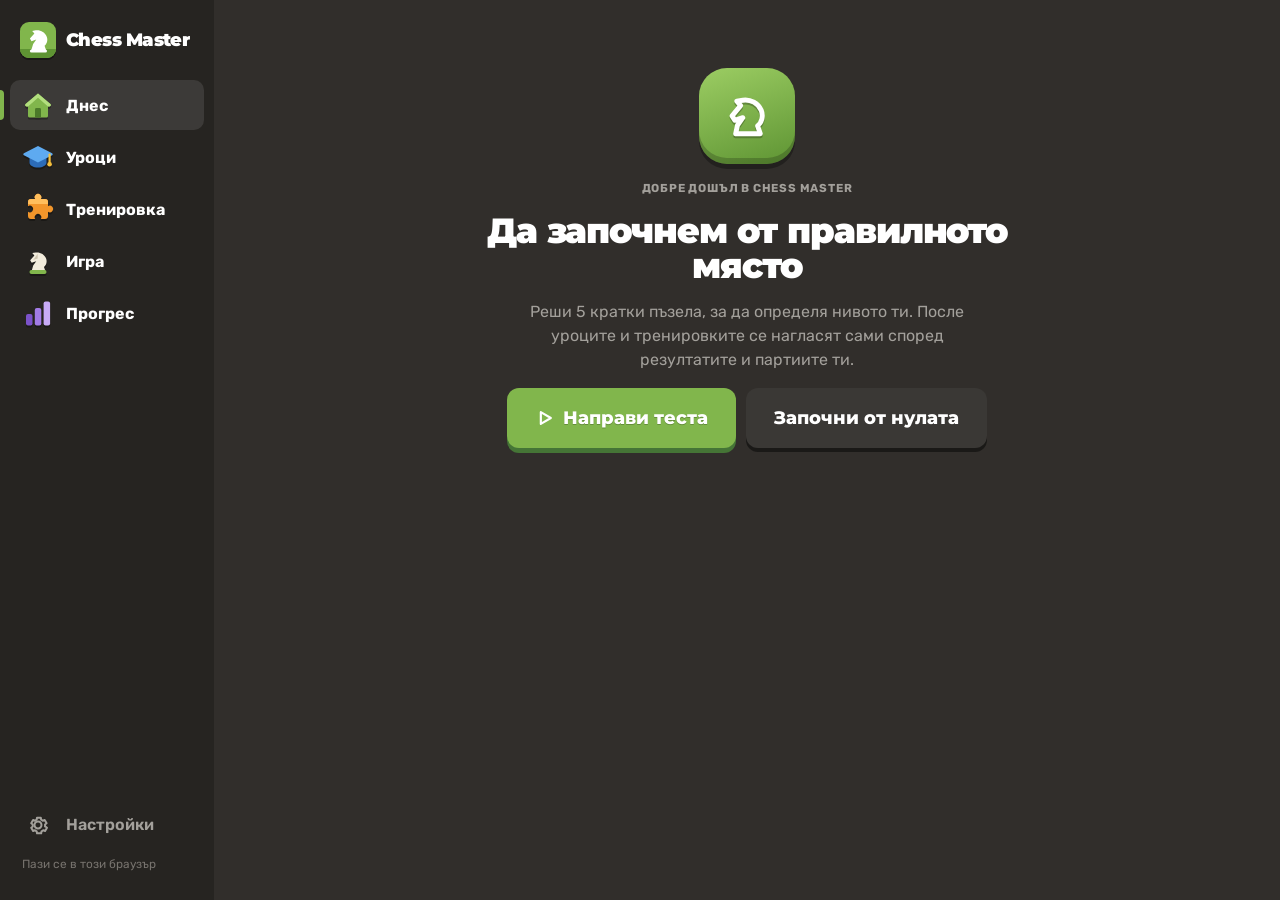
<file: index.html>
<!doctype html>
<html>
<head>
<meta charset="utf-8">
<meta name="viewport" content="width=device-width,initial-scale=1,viewport-fit=cover">
<meta name="description" content="Личен шахматен треньор: уроци, пъзели по слабите места, дебюти и игра със Stockfish.">
<meta name="theme-color" content="#262421">
<meta name="mobile-web-app-capable" content="yes">
<meta name="apple-mobile-web-app-capable" content="yes">
<meta name="apple-mobile-web-app-status-bar-style" content="black-translucent">
<meta name="apple-mobile-web-app-title" content="Chess Master">
<link rel="manifest" href="manifest.webmanifest">
<link rel="icon" href="icons/favicon.svg" type="image/svg+xml">
<link rel="icon" href="icons/favicon-32.png" sizes="32x32" type="image/png">
<link rel="apple-touch-icon" href="icons/apple-touch-icon.png">
<link rel="apple-touch-startup-image" href="icons/launch-430x932@3x.png" media="(device-width: 430px) and (device-height: 932px) and (-webkit-device-pixel-ratio: 3) and (orientation: portrait)">
<link rel="apple-touch-startup-image" href="icons/launch-393x852@3x.png" media="(device-width: 393px) and (device-height: 852px) and (-webkit-device-pixel-ratio: 3) and (orientation: portrait)">
<link rel="apple-touch-startup-image" href="icons/launch-390x844@3x.png" media="(device-width: 390px) and (device-height: 844px) and (-webkit-device-pixel-ratio: 3) and (orientation: portrait)">
<link rel="apple-touch-startup-image" href="icons/launch-428x926@3x.png" media="(device-width: 428px) and (device-height: 926px) and (-webkit-device-pixel-ratio: 3) and (orientation: portrait)">
<link rel="apple-touch-startup-image" href="icons/launch-375x812@3x.png" media="(device-width: 375px) and (device-height: 812px) and (-webkit-device-pixel-ratio: 3) and (orientation: portrait)">
<link rel="apple-touch-startup-image" href="icons/launch-414x896@2x.png" media="(device-width: 414px) and (device-height: 896px) and (-webkit-device-pixel-ratio: 2) and (orientation: portrait)">
<style>
/* page frame: the same reset the Claude page gets, plus app-like touch behaviour */
:root{padding-top:env(safe-area-inset-top,0px);padding-bottom:env(safe-area-inset-bottom,0px)}
html{touch-action:manipulation;-webkit-text-size-adjust:100%}
body{margin:0;overscroll-behavior-y:none}
img{max-width:100%}
</style>
<title>Chess Master</title>
<link rel="stylesheet" href="fonts/fonts.css">
<style>
/* Layout: a dark club room. A fixed left rail with bright, filled icons (a bottom tab bar on phones);
   training opens full screen with the board as the hero and one dark sidebar beside it.
   Chunky 3D buttons, warm charcoal surfaces, board green as the signature colour. One dark look by choice. */
:root{
  color-scheme:dark;
  --bg:#312e2b; --bg-deep:#262421; --surface:#262421; --surface-2:#3a3835; --surface-3:#4a4744; --sunk:#1d1c1a; --line:#3a3733;
  --ink:#ffffff; --ink-2:#dedcd8; --muted:#a3a09b; --faint:#77736e;
  --accent:#81b64c; --accent-hover:#98ca62; --accent-sh:#457536; --accent-ink:#ffffff; --accent-soft:rgba(129,182,76,.18);
  --gold:#f5bf3c; --gold-soft:rgba(245,191,60,.16); --orange:#f2962b; --blue:#4c9be6; --purple:#a27be6; --teal:#2fbfae; --red:#e6533c; --pink:#ea6aa8;
  --good:#81b64c; --good-soft:rgba(129,182,76,.18); --bad:#ee5d47; --bad-soft:rgba(238,93,71,.17); --warn:#f2a93b; --warn-soft:rgba(242,169,59,.17);
  --btn-sh:#1a1917; --shadow:0 3px 0 rgba(0,0,0,.28);
  --sq-l:#ebecd0; --sq-d:#739552; --sq-sel:rgba(255,255,51,.5); --sq-last:rgba(255,255,51,.42);
  --f-display:"Montserrat","Rubik",system-ui,sans-serif;
  --f-body:"Rubik",system-ui,-apple-system,"Segoe UI",sans-serif;
  --f-mono:"JetBrains Mono",ui-monospace,Consolas,monospace;
  --r:12px; --r-sm:9px; --rail:214px;
}
*{box-sizing:border-box}
[hidden]{display:none!important}
html,body{min-height:100%}
body{background:var(--bg);color:var(--ink-2);font:16px/1.5 var(--f-body);-webkit-font-smoothing:antialiased;-webkit-tap-highlight-color:transparent}
body::before{content:"";position:fixed;inset:0 0 auto;height:env(safe-area-inset-top,0px);z-index:30;background:var(--bg)}
button,input,select,textarea{font:inherit;color:inherit}
a{color:var(--accent);text-decoration:none}
h1,h2,h3{color:var(--ink);margin:0;text-wrap:balance}
h1{font:800 1.85rem/1.15 var(--f-display);letter-spacing:-.02em}
h2{font:800 1.2rem/1.25 var(--f-display);letter-spacing:-.01em}
h3{font:600 1.05rem/1.35 var(--f-body)}
p{margin:0}
.mono{font-family:var(--f-mono)}
.muted{color:var(--muted)}
.small{font-size:.86rem}
.eyebrow{font-size:.72rem;letter-spacing:.07em;text-transform:uppercase;font-weight:700;color:var(--muted)}
.num{font:800 1.55rem/1.1 var(--f-display);color:var(--ink);font-variant-numeric:tabular-nums;letter-spacing:-.02em}
.stack{display:flex;flex-direction:column;gap:14px;min-width:0}
.row{display:flex;gap:10px;flex-wrap:wrap;align-items:center;min-width:0}
.grow{flex:1;min-width:0}
:focus-visible{outline:2px solid var(--gold);outline-offset:2px;border-radius:6px}

/* ---------- shell: rail and tab bar ---------- */
.rail{position:fixed;inset:0 auto 0 0;width:var(--rail);display:flex;flex-direction:column;gap:2px;padding:18px 10px;padding-left:max(10px,env(safe-area-inset-left,0px));z-index:20;background:var(--bg-deep)}
.brand{display:flex;align-items:center;gap:10px;padding:4px 10px 20px;color:var(--ink);font:900 1.15rem/1 var(--f-display);letter-spacing:-.03em}
.brand svg{width:36px;height:36px;flex:none;filter:drop-shadow(0 2px 0 rgba(0,0,0,.35))}
.nav{display:flex;flex-direction:column;gap:2px}
.nav a{display:flex;align-items:center;gap:12px;padding:9px 12px;border-radius:10px;color:var(--ink);font:700 1rem var(--f-body);position:relative}
.nav a:hover{background:rgba(255,255,255,.06)}
.nav a[aria-current="page"]{background:rgba(255,255,255,.1)}
.nav a[aria-current="page"]::before{content:"";position:absolute;left:-10px;top:10px;bottom:10px;width:4px;border-radius:0 4px 4px 0;background:var(--accent)}
.nav svg{width:32px;height:32px;flex:none;filter:drop-shadow(0 2px 0 rgba(0,0,0,.3))}
.nav .badge{margin-left:auto;background:var(--bad);color:#fff;border-radius:99px;font-size:.72rem;font-weight:700;padding:1px 8px;box-shadow:0 2px 0 rgba(0,0,0,.3)}
.navlink{margin-top:auto;display:flex;align-items:center;gap:12px;padding:9px 12px;border-radius:10px;color:var(--muted);font-weight:600}
.navlink:hover{background:rgba(255,255,255,.06);color:var(--ink)}
.navlink svg{width:24px;height:24px;margin-left:4px;margin-right:4px}
.sync{font-size:.74rem;color:var(--faint);padding:8px 12px}
.shell{margin-left:var(--rail)}
main{max-width:1120px;margin:0 auto;padding-block:28px 64px;padding-left:max(28px,env(safe-area-inset-left,0px));padding-right:max(28px,env(safe-area-inset-right,0px))}
body.focus .rail{display:none}
body.focus .shell{margin-left:0}
body.focus main{max-width:1200px;padding-top:0}
@media (max-width:820px){
  .rail{inset:auto 0 0 0;width:auto;flex-direction:row;padding:6px max(4px,env(safe-area-inset-right,0px)) calc(6px + env(safe-area-inset-bottom,0px)) max(4px,env(safe-area-inset-left,0px));box-shadow:0 -1px 0 rgba(0,0,0,.45)}
  .brand,.sync,.navlink{display:none}
  .nav{flex-direction:row;flex:1;justify-content:space-around}
  .nav a{flex-direction:column;gap:2px;padding:6px 2px 4px;font-size:.66rem;font-weight:600;color:var(--muted);flex:1;text-align:center;border-radius:12px}
  .nav a[aria-current="page"]{background:transparent;color:var(--ink)}
  .nav a[aria-current="page"]::before{left:30%;right:30%;top:-6px;bottom:auto;width:auto;height:3px;border-radius:0 0 3px 3px}
  .nav svg{width:28px;height:28px}
  .nav .badge{position:absolute;top:2px;left:calc(50% + 8px);margin:0;font-size:.62rem;padding:0 6px}
  .shell{margin-left:0}
  main{padding-block:18px calc(96px + env(safe-area-inset-bottom,0px));padding-left:max(16px,env(safe-area-inset-left,0px));padding-right:max(16px,env(safe-area-inset-right,0px))}
  body.focus main{padding-bottom:calc(28px + env(safe-area-inset-bottom,0px))}
  h1{font-size:1.5rem}
}

/* ---------- focus top bar ---------- */
.topbar{position:sticky;top:env(safe-area-inset-top,0px);z-index:15;background:var(--bg);display:flex;align-items:center;gap:12px;padding-block:14px;margin-bottom:6px}
.iconbtn{width:44px;height:44px;border-radius:10px;border:0;background:var(--surface-2);display:grid;place-items:center;cursor:pointer;color:var(--ink);flex:none;box-shadow:0 3px 0 var(--btn-sh);transition:background .12s}
.iconbtn:hover{background:var(--surface-3)}
.iconbtn:active{transform:translateY(2px);box-shadow:0 1px 0 var(--btn-sh)}
.iconbtn svg{width:20px;height:20px;fill:none;stroke:currentColor;stroke-width:2.4;stroke-linecap:round;stroke-linejoin:round}
.topbar .ttl{font:800 1.05rem var(--f-display);color:var(--ink);white-space:nowrap;overflow:hidden;text-overflow:ellipsis;min-width:0}
.pbar{flex:1;height:14px;border-radius:99px;background:var(--sunk);overflow:hidden;min-width:60px;box-shadow:inset 0 2px 0 rgba(0,0,0,.35)}
.pbar>i{display:block;height:100%;width:0;border-radius:99px;transition:width .4s ease;background:linear-gradient(#a6d872,#73a83f);box-shadow:inset 0 -3px 0 rgba(0,0,0,.15),inset 0 3px 0 rgba(255,255,255,.25)}
.pcount{font:700 .88rem var(--f-mono);color:var(--muted);min-width:3.2em;text-align:right}

/* ---------- buttons ---------- */
.btn{display:inline-flex;align-items:center;justify-content:center;gap:8px;min-height:46px;padding:10px 18px;border-radius:10px;border:0;background:var(--surface-2);color:var(--ink);font-weight:700;cursor:pointer;box-shadow:0 4px 0 var(--btn-sh);transition:background .12s,transform .06s;text-align:center;position:relative}
.btn:hover{background:var(--surface-3)}
.btn:active{transform:translateY(3px);box-shadow:0 1px 0 var(--btn-sh)}
.btn.primary{background:var(--accent);color:#fff;box-shadow:0 5px 0 var(--accent-sh);text-shadow:0 1px 0 rgba(0,0,0,.22)}
.btn.primary:hover{background:var(--accent-hover)}
.btn.primary:active{box-shadow:0 2px 0 var(--accent-sh)}
.btn.ghost{background:transparent;box-shadow:none;color:var(--muted)}
.btn.ghost:hover{background:rgba(255,255,255,.06);color:var(--ink)}
.btn.ghost.sm,.btn.ghost:active{box-shadow:none}
.btn.big{min-height:60px;font:800 1.12rem var(--f-display);padding-inline:28px;border-radius:12px}
.btn.block{width:100%}
.btn.sm{min-height:38px;padding:6px 14px;font-size:.88rem;border-radius:9px;box-shadow:0 3px 0 var(--btn-sh)}
.btn.primary.sm{box-shadow:0 3px 0 var(--accent-sh)}
.btn:disabled{opacity:.45;cursor:default;transform:none}
.btn svg{width:20px;height:20px;fill:none;stroke:currentColor;stroke-width:2.6;stroke-linecap:round;stroke-linejoin:round}

/* ---------- surfaces ---------- */
.card{background:var(--surface);border-radius:var(--r);padding:20px;min-width:0;box-shadow:var(--shadow)}
.click{cursor:pointer;transition:background .15s,transform .15s}
.click:hover{background:#2d2b28;transform:translateY(-2px)}
.section{display:flex;flex-direction:column;gap:12px}
.section-head{display:flex;align-items:center;justify-content:space-between;gap:12px}
.section-head h2{display:flex;align-items:center;gap:10px}
.shic{width:30px;height:30px;flex:none}
.chip{display:inline-flex;align-items:center;gap:6px;font-size:.78rem;font-weight:700;padding:4px 11px;border-radius:99px;background:var(--surface-2);color:var(--ink-2);white-space:nowrap}
.chip svg{width:14px;height:14px;fill:none;stroke:currentColor;stroke-width:2.6;stroke-linecap:round;stroke-linejoin:round}
.chip.good{background:var(--good-soft);color:#a5d672}
.chip.bad{background:var(--bad-soft);color:#ff8c78}
.chip.warn{background:var(--warn-soft);color:#ffc169}
.chip.gold{background:var(--gold-soft);color:var(--gold)}
.chips{display:flex;gap:6px;flex-wrap:wrap}
.bar{height:10px;border-radius:99px;background:var(--sunk);overflow:hidden;box-shadow:inset 0 2px 0 rgba(0,0,0,.3)}
.bar>i{display:block;height:100%;border-radius:99px;background:linear-gradient(#a6d872,#73a83f)}
.status{padding:12px 14px;border-radius:10px;font-weight:600;line-height:1.45;background:var(--surface-2);color:var(--ink-2)}
.status.good{background:var(--good-soft);color:#b4e07f}
.status.bad{background:var(--bad-soft);color:#ff9a87}
.status.warn{background:var(--warn-soft);color:#ffc977}
.empty{padding:30px 20px;text-align:center;color:var(--muted)}
.divider{height:1px;background:var(--line);border:0;margin:0}
details>summary{cursor:pointer;list-style:none;display:flex;align-items:center;justify-content:space-between;gap:10px;font-weight:700;color:var(--ink)}
details>summary::-webkit-details-marker{display:none}
details>summary::after{content:"+";color:var(--muted);font-size:1.4rem;font-weight:400}
details[open]>summary::after{content:"−"}
select,input[type=text],textarea{background:var(--sunk);border:1px solid var(--line);border-radius:10px;padding:10px 12px;min-height:46px;max-width:100%;color:var(--ink)}
textarea{width:100%;resize:vertical;min-height:90px;font-family:var(--f-mono);font-size:.85rem}
.field{display:flex;flex-direction:column;gap:6px}
.field>span{font-size:.82rem;color:var(--muted);font-weight:600}
.seg{display:inline-flex;background:var(--sunk);border-radius:12px;padding:4px;gap:4px;flex-wrap:wrap}
.seg button{border:0;background:transparent;padding:9px 16px;border-radius:9px;cursor:pointer;font-weight:700;color:var(--muted)}
.seg button:hover{color:var(--ink)}
.seg button[aria-pressed="true"]{background:var(--surface-3);color:var(--ink);box-shadow:0 2px 0 var(--btn-sh)}
.switch{display:flex;align-items:center;justify-content:space-between;gap:12px;cursor:pointer}
.switch input{appearance:none;width:50px;height:30px;border-radius:99px;background:var(--sunk);position:relative;cursor:pointer;transition:background .2s;flex:none;margin:0;box-shadow:inset 0 2px 0 rgba(0,0,0,.3)}
.switch input::after{content:"";position:absolute;top:3px;left:3px;width:24px;height:24px;border-radius:50%;background:#fff;box-shadow:0 2px 0 rgba(0,0,0,.3);transition:transform .2s}
.switch input:checked{background:var(--accent)}
.switch input:checked::after{transform:translateX(20px)}

/* app-icon tiles: white glyph on a bright gradient square */
.tico{width:52px;height:52px;border-radius:14px;display:grid;place-items:center;flex:none;color:#fff;box-shadow:inset 0 -4px 0 rgba(0,0,0,.2),0 3px 0 rgba(0,0,0,.25)}
.tico svg{width:56%;height:56%;fill:none;stroke:currentColor;stroke-width:2.4;stroke-linecap:round;stroke-linejoin:round;filter:drop-shadow(0 1px 0 rgba(0,0,0,.25))}
.tico.sm{width:38px;height:38px;border-radius:11px}
.g-green{background:linear-gradient(160deg,#9ccd63,#5e9433)} .g-orange{background:linear-gradient(160deg,#f8b04a,#e27a17)} .g-blue{background:linear-gradient(160deg,#68b2f2,#2f74c6)}
.g-purple{background:linear-gradient(160deg,#b995f2,#7a52cf)} .g-red{background:linear-gradient(160deg,#f5775f,#cc3a26)} .g-teal{background:linear-gradient(160deg,#45d3c1,#178f81)}
.g-gold{background:linear-gradient(160deg,#ffd166,#e39b12)} .g-pink{background:linear-gradient(160deg,#f68cbd,#cf4686)} .g-gray{background:linear-gradient(160deg,#6d6a66,#4a4744)}

/* ---------- home ---------- */
.homehead{display:flex;align-items:center;gap:16px;flex-wrap:wrap}
.homehead>.stack{flex:1 1 200px;min-width:0}
.avatar{width:58px;height:58px;border-radius:14px;display:grid;place-items:center;flex:none;font:900 1.5rem var(--f-display);color:#fff;background:linear-gradient(160deg,#9ccd63,#5e9433);box-shadow:inset 0 -4px 0 rgba(0,0,0,.2),0 3px 0 rgba(0,0,0,.3)}
.hstats{display:flex;gap:8px;flex-wrap:wrap;margin-left:auto}
.hstat{display:flex;align-items:center;gap:8px;background:var(--surface);border:0;border-radius:12px;padding:8px 14px 8px 10px;color:inherit;font:inherit;box-shadow:var(--shadow);text-align:left}
button.hstat{cursor:pointer} button.hstat:hover{background:#2d2b28}
.hstat svg.fi{width:28px;height:28px;flex:none}
.hstat b{font:800 1.05rem var(--f-display);color:var(--ink);font-variant-numeric:tabular-nums;display:block;line-height:1.1}
.hstat small{display:block;font-size:.7rem;color:var(--muted);line-height:1.2;font-weight:600}
.hstat .bar{height:6px;margin-top:4px;width:96px}
.hstats .gear{display:none}
.homegrid{display:grid;grid-template-columns:minmax(0,1.55fr) minmax(0,1fr);gap:16px;align-items:start}
.homecol{display:flex;flex-direction:column;gap:16px;min-width:0}
.qtiles.two{grid-template-columns:repeat(2,minmax(0,1fr))}
@media (max-width:900px){.homegrid{grid-template-columns:minmax(0,1fr)}}
.hero{display:grid;grid-template-columns:minmax(0,1fr) auto;gap:20px;align-items:center;padding:26px;border-radius:16px;position:relative;overflow:hidden;
  background:radial-gradient(120% 140% at 100% 0%,rgba(129,182,76,.35),transparent 55%),linear-gradient(160deg,#2f2d2a,#252320);box-shadow:var(--shadow)}
.hero h2{font:800 1.5rem/1.2 var(--f-display);letter-spacing:-.02em}
.plan{display:flex;flex-direction:column;gap:9px;margin-top:2px}
.plan div{display:flex;align-items:center;gap:10px;font-weight:500;color:var(--ink-2)}
.plan i{width:24px;height:24px;border-radius:8px;flex:none;display:grid;place-items:center;color:#fff}
.plan i svg{width:15px;height:15px;fill:none;stroke:currentColor;stroke-width:2.6;stroke-linecap:round;stroke-linejoin:round}
.ring{width:118px;height:118px;flex:none}
@media (max-width:640px){.hero{grid-template-columns:1fr;padding:22px}.hero .ring{position:absolute;right:14px;top:14px;width:70px;height:70px}.hero h2{padding-right:70px}}
.daily{display:flex;flex-direction:column;gap:12px}
.daily .board{border-radius:8px;box-shadow:0 6px 18px -6px rgba(0,0,0,.6)}
.daily .mini{width:100%;max-width:340px;margin:0 auto}
.qtiles{display:grid;grid-template-columns:repeat(4,minmax(0,1fr));gap:12px}
@media (max-width:900px){.qtiles{grid-template-columns:repeat(2,minmax(0,1fr))}}
.qtile{display:flex;flex-direction:column;align-items:flex-start;gap:10px;padding:16px;border-radius:14px;background:var(--surface);border:0;cursor:pointer;text-align:left;color:var(--ink-2);box-shadow:0 4px 0 rgba(0,0,0,.3);transition:background .15s,transform .12s;min-width:0}
.qtile:hover{background:#2d2b28;transform:translateY(-2px)}
.qtile:active{transform:translateY(2px);box-shadow:0 1px 0 rgba(0,0,0,.3)}
.qtile strong{font:800 1rem var(--f-display);color:var(--ink)}
.qtile small{color:var(--muted);font-size:.8rem;line-height:1.3}
.gridc{display:grid;grid-template-columns:repeat(auto-fit,minmax(270px,1fr));gap:16px}
.tipcard{display:flex;gap:14px;align-items:flex-start}
.onb{display:grid;gap:10px}
.week{display:grid;grid-template-columns:repeat(7,1fr);gap:6px}
.wd{display:flex;flex-direction:column;align-items:center;gap:6px;font-size:.74rem;font-weight:700;color:var(--muted)}
.wd i{width:34px;height:34px;border-radius:50%;background:var(--sunk);display:grid;place-items:center;color:#fff;box-shadow:inset 0 2px 0 rgba(0,0,0,.3)}
.wd i svg{width:17px;height:17px;fill:none;stroke:currentColor;stroke-width:3.2;stroke-linecap:round;stroke-linejoin:round}
.wd.on i{background:linear-gradient(#ffb547,#f07f1a);box-shadow:inset 0 -3px 0 rgba(0,0,0,.2)}
.wd.today span{color:var(--ink)}
.wd.today i{box-shadow:0 0 0 2px var(--surface),0 0 0 4px var(--gold)}
.wd.future i{background:transparent;border:2px dashed var(--line);box-shadow:none}

/* ---------- learn ---------- */
.unitcard{padding:0;overflow:hidden}
.unit-top{display:flex;align-items:center;gap:14px;padding:18px 20px;background:linear-gradient(90deg,rgba(255,255,255,.05),transparent)}
.unit-top h2{font-size:1.15rem}
.unit-list{display:flex;flex-direction:column;padding:6px 10px 12px}
.lrow{display:flex;align-items:center;gap:14px;padding:11px 12px;border-radius:10px;cursor:pointer;border:0;background:transparent;width:100%;text-align:left;color:var(--ink-2);position:relative}
.lrow:hover{background:rgba(255,255,255,.05)}
.lrow.next{background:var(--accent-soft)}
.lrow .t{font-weight:700;color:var(--ink)}
.lrow .s{font-size:.84rem;color:var(--muted)}
.ldot{width:34px;height:34px;border-radius:50%;display:grid;place-items:center;flex:none;color:#fff;background:var(--surface-2);font:800 .85rem var(--f-display);box-shadow:inset 0 -3px 0 rgba(0,0,0,.25)}
.ldot svg{width:17px;height:17px;fill:none;stroke:currentColor;stroke-width:3.2;stroke-linecap:round;stroke-linejoin:round}
.ldot.done{background:linear-gradient(#9ccd63,#5e9433)}
.ldot.next{background:linear-gradient(#ffd166,#e39b12);animation:pulse 1.8s ease-in-out infinite}
@keyframes pulse{0%,100%{box-shadow:0 0 0 0 rgba(245,191,60,.5)}50%{box-shadow:0 0 0 7px rgba(245,191,60,0)}}
.stars{display:inline-flex;gap:1px;color:var(--gold);font-size:.95rem;letter-spacing:1px;text-shadow:0 1px 0 rgba(0,0,0,.4)}
.stars .off{color:#4a4744}
.ccards{display:grid;grid-template-columns:repeat(auto-fill,minmax(230px,1fr));gap:14px}
.ccard{display:flex;flex-direction:column;align-items:stretch;text-align:left;cursor:pointer;color:var(--ink-2);padding:0;overflow:hidden;border:0}
.ccover{height:96px;display:grid;place-items:center;position:relative;overflow:hidden}
.ccover::after{content:"";position:absolute;inset:0;background:conic-gradient(rgba(255,255,255,.08) 90deg,transparent 0 180deg,rgba(255,255,255,.08) 0 270deg,transparent 0) 0 0/32px 32px}
.ccover svg{width:64px;height:64px;position:relative;z-index:1;filter:drop-shadow(0 3px 0 rgba(0,0,0,.25))}
.cbody{display:flex;flex-direction:column;gap:8px;padding:14px 16px 16px}
.cbody strong{font:800 1.02rem var(--f-display);color:var(--ink)}
.cicon{width:46px;height:46px;border-radius:12px;display:grid;place-items:center;flex:none;box-shadow:inset 0 -4px 0 rgba(0,0,0,.2)}
.cicon svg{width:66%;height:66%}
.cicon.xl{width:86px;height:86px;border-radius:20px}
.ci-bulb{background:linear-gradient(160deg,#ffc35a,#e98b16)} .ci-tower{background:linear-gradient(160deg,#f2735f,#c43b28)} .ci-wheel{background:linear-gradient(160deg,#b28cf0,#6f48c6)}
.ci-sword{background:linear-gradient(160deg,#46d1bf,#168a7c)} .ci-shield{background:linear-gradient(160deg,#69b3f3,#2c6fc0)} .ci-crown{background:linear-gradient(160deg,#a4d36c,#5a8f30)}
.side-pill{display:inline-flex;align-items:center;gap:6px;font-size:.8rem;font-weight:600;color:var(--muted)}
.pawn-dot{width:13px;height:13px;border-radius:50%;border:1.5px solid #8b8883}
.pawn-dot.w{background:#f6f5f0} .pawn-dot.b{background:#1b1d1c} .pawn-dot.both{background:linear-gradient(90deg,#f6f5f0 50%,#1b1d1c 50%)}
.list{display:flex;flex-direction:column}
.li{display:flex;align-items:center;gap:12px;padding:12px 0;border-top:1px solid var(--line)}
.li:first-child{border-top:0}
.reptiles{display:grid;grid-template-columns:repeat(auto-fit,minmax(220px,1fr));gap:10px}
.reptile{display:flex;align-items:center;gap:12px;padding:14px;border-radius:12px;background:var(--surface-2);border:2px solid transparent;cursor:pointer;text-align:left;color:var(--ink);box-shadow:0 3px 0 var(--btn-sh)}
.reptile:hover{background:var(--surface-3)}
.reptile[aria-pressed="true"]{border-color:var(--accent);background:rgba(129,182,76,.12)}
.reptile b{display:block;font-weight:700}
.reptile small{display:block;color:var(--muted);font-size:.8rem}
.reptile .pc{position:relative;inset:auto;width:44px;height:44px;flex:none;display:block}

/* ---------- train hub ---------- */
.tiles{display:grid;grid-template-columns:repeat(auto-fill,minmax(320px,1fr));gap:12px}
.tile2{display:flex;align-items:center;gap:14px;padding:14px 16px;border-radius:14px;background:var(--surface);border:0;cursor:pointer;text-align:left;color:var(--ink-2);box-shadow:0 4px 0 rgba(0,0,0,.3);transition:background .15s,transform .12s;min-width:0}
.tile2:hover{background:#2d2b28;transform:translateY(-2px)}
.tile2:active{transform:translateY(2px);box-shadow:0 1px 0 rgba(0,0,0,.3)}
.tile2 strong{display:block;font:800 1.02rem var(--f-display);color:var(--ink)}
.tile2 small{display:block;color:var(--muted);font-size:.82rem;line-height:1.35}
.tstat{margin-left:auto;text-align:right;flex:none}
.tstat b{display:block;font:800 1.2rem var(--f-display);color:var(--ink)}
.tstat small{font-size:.68rem;text-transform:uppercase;letter-spacing:.06em}
.chev{width:20px;height:20px;flex:none;color:var(--faint);fill:none;stroke:currentColor;stroke-width:2.6;stroke-linecap:round;stroke-linejoin:round}
.modes{display:grid;grid-template-columns:repeat(auto-fill,minmax(250px,1fr));gap:14px}
.themelist{display:grid;grid-template-columns:repeat(auto-fill,minmax(200px,1fr));gap:8px}
.tbtn{display:flex;flex-direction:column;gap:7px;padding:12px 14px;border-radius:12px;border:0;background:var(--surface);cursor:pointer;color:var(--ink);text-align:left;font-weight:700;box-shadow:0 3px 0 rgba(0,0,0,.3)}
.tbtn:hover{background:#2d2b28}
.tbtn .row{justify-content:space-between;flex-wrap:nowrap}
.tbtn small{color:var(--muted);font-weight:600;font-family:var(--f-mono);font-size:.78rem}
.tbtn .bar{height:6px}

/* ---------- training layout: board + one sidebar ---------- */
.train{display:grid;grid-template-columns:minmax(0,auto) minmax(300px,390px);gap:22px;align-items:start;justify-content:center}
.bcol{display:flex;flex-direction:column;gap:10px;width:min(640px,calc(100vw - 480px),calc(100vh - 116px));min-width:min(320px,100%)}
.panel{display:flex;flex-direction:column;min-width:0;background:var(--surface);border-radius:14px;overflow:hidden;box-shadow:var(--shadow)}
.panel>.pcard,.panel>.card,.panel>div>.pcard{background:transparent;border-radius:0;box-shadow:none;border-top:1px solid var(--line)}
.panel>:first-child{border-top:0!important}
.panel>.stack{gap:0}
.panel>.stack>.pcard{border-top:1px solid var(--line)}
.panel>.stack:empty{display:none}
.pcard{background:var(--surface);border-radius:14px;padding:18px;display:flex;flex-direction:column;gap:12px;min-width:0}
.phead{display:flex;align-items:center;gap:12px;margin:-18px -18px 2px;padding:16px 18px;background:#3a3835;transition:background .25s}
.phead .pico{width:44px;height:44px;flex:none;border-radius:10px;background:rgba(0,0,0,.18);position:relative}
.phead .pico .pc{position:absolute;inset:3px}
.phead b{display:block;font:800 1.15rem/1.2 var(--f-display);color:#fff}
.phead small{display:block;color:rgba(255,255,255,.75);font-size:.84rem;font-weight:500}
.phead.ok{background:linear-gradient(160deg,#8fc457,#5e9433)}
.phead.fail{background:linear-gradient(160deg,#ef6b55,#c13d2a)}
.prompt{display:flex;align-items:center;gap:10px;font:800 1.15rem/1.3 var(--f-display);color:var(--ink)}
.dot{width:16px;height:16px;border-radius:50%;border:1.5px solid #8b8883;flex:none}
.dot.w{background:#f6f5f0} .dot.b{background:#1b1d1c}
.actions{display:flex;gap:10px;flex-wrap:wrap}
.actions .btn{flex:1}
.comment{font-size:1.02rem;line-height:1.6;color:var(--ink-2)}
.comment b{color:var(--ink)}
.pdots{display:flex;gap:5px;flex-wrap:wrap}
.pdots i{width:12px;height:12px;border-radius:50%;background:var(--sunk);box-shadow:inset 0 2px 0 rgba(0,0,0,.3)}
.pdots i.ok{background:var(--good)} .pdots i.bad{background:var(--bad)} .pdots i.cur{background:var(--gold)}
.moves{font-family:var(--f-mono);font-size:.9rem;display:grid;grid-template-columns:2.6em 1fr 1fr;gap:2px 6px;max-height:230px;overflow:auto;align-items:center}
.moves .n{color:var(--faint)}
.moves button,.moves span:not(.n){border:0;background:transparent;padding:4px 8px;border-radius:6px;cursor:pointer;font:inherit;font-weight:700;text-align:left;color:var(--ink)}
.moves button:hover{background:rgba(255,255,255,.07)}
.moves button.cur{background:rgba(255,255,255,.14)}
.moves .mk-inacc{color:var(--gold)!important} .moves .mk-mist{color:var(--warn)!important} .moves .mk-blun{color:var(--bad)!important} .moves .mk-miss{color:#c19cf5!important}
.quiz .opt{display:block;width:100%;text-align:left;margin-top:8px;padding:13px 15px;border:0;border-radius:10px;background:var(--surface-2);cursor:pointer;color:var(--ink);font-weight:600;box-shadow:0 3px 0 var(--btn-sh)}
.quiz .opt:hover{background:var(--surface-3)}
.quiz .opt.right{background:var(--accent);color:#fff;box-shadow:0 3px 0 var(--accent-sh)}
.quiz .opt.wrong{background:var(--bad);color:#fff;box-shadow:0 3px 0 #8f2a1c}
.coach{white-space:pre-wrap;font-size:.95rem;line-height:1.6}
.player{display:flex;align-items:center;gap:10px;font-weight:700;color:var(--ink);font-size:.95rem}
.player .pav{width:34px;height:34px;border-radius:8px;display:grid;place-items:center;flex:none;box-shadow:inset 0 -3px 0 rgba(0,0,0,.2)}
.player .pav svg{width:62%;height:62%;fill:none;stroke:#fff;stroke-width:2.2;stroke-linecap:round;stroke-linejoin:round}
.evalbar{height:10px;flex:1;border-radius:99px;background:#403d39;overflow:hidden}
.evalbar>i{display:block;height:100%;background:#f1efe8;transition:width .4s}
.timer{height:10px;border-radius:99px;background:var(--sunk);overflow:hidden}
.timer>i{display:block;height:100%;background:linear-gradient(#ffd166,#e39b12);transition:width 1s linear}
.lives{display:flex;gap:6px}
.lives i{width:16px;height:16px;border-radius:5px;background:var(--sunk)}
.lives i.x{background:var(--bad)}
@media (max-width:980px){
  .train{grid-template-columns:minmax(0,1fr);gap:14px;justify-content:stretch}
  .bcol{width:min(640px,100%);margin:0 auto}
  .panel{width:min(640px,100%);margin:0 auto}
}
.textstep{max-width:640px;margin:20px auto 0;display:flex;flex-direction:column;gap:18px}
.textstep .card{padding:28px}
.result{max-width:560px;margin:26px auto 0;display:flex;flex-direction:column;gap:16px;text-align:center;align-items:center}
.result .big:not(.btn){font:900 3rem/1 var(--f-display);color:var(--ink);letter-spacing:-.03em}
.result .stars{font-size:2.2rem;letter-spacing:6px}
.result .card{width:100%;text-align:left}
.rart{width:96px;height:96px;border-radius:28px;display:grid;place-items:center;color:#fff;box-shadow:inset 0 -6px 0 rgba(0,0,0,.2),0 5px 0 rgba(0,0,0,.3);animation:pop .35s ease-out}
.rart svg{width:56%;height:56%;fill:none;stroke:currentColor;stroke-width:2.2;stroke-linecap:round;stroke-linejoin:round;filter:drop-shadow(0 2px 0 rgba(0,0,0,.25))}

/* ---------- board ---------- */
.board{position:relative;width:100%;aspect-ratio:1;max-width:100%;border-radius:6px;overflow:hidden;user-select:none;-webkit-user-select:none;touch-action:none;display:grid;grid-template-columns:repeat(8,1fr);grid-template-rows:repeat(8,1fr);box-shadow:0 10px 30px -10px rgba(0,0,0,.7)}
.sq{position:relative}
.sq.l{background:var(--sq-l)} .sq.d{background:var(--sq-d)}
.sq.last::after,.sq.sel::after,.sq.hint::after,.sq.badflash::after,.sq.check::after{content:"";position:absolute;inset:0;pointer-events:none}
.sq.last::after{background:var(--sq-last)}
.sq.sel::after{background:var(--sq-sel)}
.sq.hint::after{box-shadow:inset 0 0 0 5px #f5bf3c}
.sq.check::after{background:radial-gradient(circle,rgba(230,40,30,.95) 0,rgba(230,40,30,.5) 45%,transparent 72%)}
.sq.badflash::after{background:rgba(220,60,45,.6);animation:fade .7s forwards}
.sq.okflash::before{content:"";position:absolute;inset:0;background:rgba(90,200,110,.5);z-index:2;pointer-events:none;animation:fade .9s forwards}
@keyframes fade{to{opacity:0}}
.sq .dest{position:absolute;left:50%;top:50%;width:32%;height:32%;transform:translate(-50%,-50%);border-radius:50%;background:rgba(0,0,0,.16);pointer-events:none;z-index:2}
.sq .dest.cap{width:96%;height:96%;background:transparent;border:6px solid rgba(0,0,0,.16)}
.coord{position:absolute;font:700 11px/1 var(--f-body);pointer-events:none;z-index:1}
.coord.f{right:4px;bottom:3px} .coord.r{left:4px;top:4px}
.sq.l .coord{color:var(--sq-d)} .sq.d .coord{color:var(--sq-l)}
.pc{position:absolute;inset:0;background-size:100% 100%;z-index:3;pointer-events:none;will-change:transform}
.dragghost{position:fixed;z-index:50;pointer-events:none;background-size:100% 100%;transform:translate(-50%,-50%);filter:drop-shadow(0 8px 10px rgba(0,0,0,.45))}
.board svg.arrows{position:absolute;inset:0;width:100%;height:100%;pointer-events:none;z-index:4}
.promo{position:absolute;inset:0;z-index:6;background:rgba(0,0,0,.6);display:flex;align-items:center;justify-content:center;gap:6px}
.promo button{width:20%;aspect-ratio:1;border-radius:12px;border:0;background:var(--sq-l);cursor:pointer;position:relative;box-shadow:0 4px 0 rgba(0,0,0,.4)}
.mark-ok{position:absolute;z-index:7;width:34%;height:34%;right:-8%;top:-8%;border-radius:50%;display:grid;place-items:center;color:#fff;font-weight:900;font-size:clamp(10px,2.3vw,17px);pointer-events:none;animation:pop .25s ease-out;box-shadow:0 2px 0 rgba(0,0,0,.3)}
.mark-ok.good{background:#5fa832} .mark-ok.bad{background:#df4a35}
@keyframes pop{from{transform:scale(.4);opacity:0}to{transform:scale(1);opacity:1}}
.board.mini{pointer-events:none;box-shadow:0 6px 18px -6px rgba(0,0,0,.6)}
.board.mini .coord{display:none}

/* ---------- progress ---------- */
.statgrid{display:grid;grid-template-columns:repeat(4,minmax(0,1fr));gap:12px}
@media (max-width:900px){.statgrid{grid-template-columns:repeat(2,minmax(0,1fr))}}
.stat{display:flex;flex-direction:column;gap:6px}
.stat .eyebrow{display:flex;align-items:center;gap:8px}
.spark{width:100%;height:44px;margin-top:4px;display:block}
.days{display:grid;grid-template-columns:repeat(14,1fr);gap:4px;margin-top:8px}
.days i{aspect-ratio:1;border-radius:4px;background:var(--sunk)}
.days i.on{background:linear-gradient(#ffb547,#f07f1a)}
.weak{display:flex;gap:14px;align-items:flex-start}
.weak .n{width:32px;height:32px;border-radius:10px;background:linear-gradient(160deg,#f5775f,#cc3a26);color:#fff;display:grid;place-items:center;font:800 .95rem var(--f-display);flex:none;box-shadow:inset 0 -3px 0 rgba(0,0,0,.2)}
.trow{display:flex;align-items:center;gap:10px;padding:11px 13px;border:0;border-radius:10px;background:var(--surface-2);color:var(--ink);text-align:left;cursor:pointer;width:100%;font-weight:600}
.trow:hover{background:var(--surface-3)}
.swatches{display:flex;gap:10px;flex-wrap:wrap}
.swatch{width:58px;height:58px;border-radius:12px;border:3px solid transparent;cursor:pointer;padding:0;overflow:hidden;display:grid;grid-template-columns:1fr 1fr;grid-template-rows:1fr 1fr;box-shadow:0 3px 0 var(--btn-sh)}
.swatch[aria-pressed="true"]{border-color:var(--accent)}
.mbadge{display:inline-flex;align-items:center;font-size:.74rem;font-weight:700;padding:3px 10px;border-radius:99px;white-space:nowrap}
.mbadge.best,.mbadge.good{background:var(--good-soft);color:#a5d672}
.mbadge.inacc{background:var(--gold-soft);color:var(--gold)}
.mbadge.mist{background:var(--warn-soft);color:#ffb35c}
.mbadge.blun{background:var(--bad-soft);color:#ff8c78}
.mbadge.miss{background:rgba(162,123,230,.18);color:#c9a8f7}
.egraph{width:100%;height:84px;border-radius:8px;cursor:pointer;display:block}
.accrow{display:grid;grid-template-columns:1fr 1fr;gap:10px}
.accbox{background:var(--surface-2);border-radius:12px;padding:12px 14px;display:flex;flex-direction:column}
.kmoment{display:flex;align-items:center;gap:10px;width:100%;padding:10px 0;border:0;border-top:1px solid var(--line);background:transparent;cursor:pointer;text-align:left;color:var(--ink-2);flex-wrap:wrap}
.kmoment:first-child{border-top:0}
.navrow{display:grid;grid-template-columns:repeat(4,1fr);gap:8px}
.levelcard{display:flex;gap:18px;align-items:center;background:radial-gradient(100% 160% at 0% 0%,rgba(245,191,60,.18),transparent 60%),var(--surface)}
.medal{width:72px;height:72px;flex:none}
.bi{width:46px;height:46px;border-radius:14px;display:grid;place-items:center;background:var(--sunk);color:var(--faint);flex:none}
.bi svg{width:56%;height:56%;fill:none;stroke:currentColor;stroke-width:2.2;stroke-linecap:round;stroke-linejoin:round}
.badges{display:grid;grid-template-columns:repeat(auto-fill,minmax(150px,1fr));gap:10px}
.badge-i{display:flex;flex-direction:column;align-items:center;text-align:center;gap:6px;padding:14px 10px;border-radius:14px;background:rgba(255,255,255,.03);border:2px dashed var(--line);color:var(--muted);min-width:0}
.badge-i b{font-size:.88rem;color:var(--muted)} .badge-i small{font-size:.74rem;line-height:1.35}
.badge-i.got{border:0;background:var(--surface);box-shadow:var(--shadow)}
.badge-i.got .bi{background:linear-gradient(160deg,#ffd166,#e39b12);color:#fff;box-shadow:inset 0 -4px 0 rgba(0,0,0,.2),0 3px 0 rgba(0,0,0,.3)}
.badge-i.got b{color:var(--ink)}
@media (max-width:560px){.badges{grid-template-columns:repeat(3,minmax(0,1fr))}.badge-i{padding:10px 6px}.badge-i small{display:none}.badge-i b{font-size:.76rem}.badge-i .bi{width:38px;height:38px}}
.areas{display:grid;grid-template-columns:repeat(auto-fill,minmax(240px,1fr));gap:12px}
.area{display:flex;flex-direction:column;gap:9px;padding:15px 16px;border-radius:14px;border:0;background:var(--surface);cursor:pointer;text-align:left;color:var(--ink);min-width:0;box-shadow:0 4px 0 rgba(0,0,0,.3);transition:background .15s,transform .12s}
.area:hover{background:#2d2b28;transform:translateY(-2px)}
.area.low{box-shadow:0 0 0 2px var(--bad),0 4px 0 rgba(0,0,0,.3)}
.area .row{flex-wrap:nowrap}

/* ---------- settings ---------- */
.pieceset{display:flex;gap:10px;flex-wrap:wrap}
.psw{display:flex;flex-direction:column;align-items:center;gap:6px;padding:8px 10px;border-radius:12px;border:3px solid transparent;background:var(--surface-2);cursor:pointer;color:var(--ink-2);box-shadow:0 3px 0 var(--btn-sh)}
.psw[aria-pressed="true"]{border-color:var(--accent)}
.psw .pv{display:flex;gap:2px;background:var(--sq-l);border-radius:8px;padding:2px}
.psw .pv i{position:relative;display:block;width:36px;height:36px;inset:auto}
.psw small{font-size:.74rem;font-weight:700}

/* ---------- toasts, confetti, keyboard ---------- */
.toasts{position:fixed;left:50%;transform:translateX(-50%);bottom:calc(24px + env(safe-area-inset-bottom,0px));z-index:60;display:flex;flex-direction:column;align-items:center;gap:8px;pointer-events:none}
.toast{background:#fff;color:#1d1c1a;font-weight:800;padding:10px 18px;border-radius:99px;box-shadow:0 4px 0 rgba(0,0,0,.35);animation:pop .25s ease-out;white-space:nowrap}
.toast.xp{background:var(--accent);color:#fff;font-size:.9rem;padding:6px 14px;box-shadow:0 3px 0 var(--accent-sh)}
.toast.level,.toast.badge{background:linear-gradient(#ffd166,#f0a81e);color:#3b2604;box-shadow:0 4px 0 #a86f0a}
.toast.out{opacity:0;transform:translateY(8px);transition:all .35s}
.confetti{position:fixed;inset:0;width:100vw;height:100vh;pointer-events:none;z-index:70}
.board:focus-visible{outline:3px solid var(--gold);outline-offset:3px}
.sq.kcur::before{content:"";position:absolute;inset:0;box-shadow:inset 0 0 0 4px #3d8bfd;z-index:5;pointer-events:none}
.board:not(:focus-visible) .sq.kcur::before{display:none}

/* ---------- coach ---------- */
.coachb{display:flex;gap:12px;align-items:flex-start}
.cav{width:46px;height:46px;flex:none;display:block;filter:drop-shadow(0 3px 0 rgba(0,0,0,.3))}
.cav svg{width:100%;height:100%;display:block}
.cav.sm{width:30px;height:30px}
.say{position:relative;flex:1;min-width:0;background:#ffffff;color:#22201d;border-radius:4px 16px 16px 16px;padding:11px 14px;font-weight:500;line-height:1.5;box-shadow:0 3px 0 rgba(0,0,0,.3)}
.say::before{content:"";position:absolute;left:-7px;top:0;border-width:0 8px 10px 0;border-style:solid;border-color:transparent #fff transparent transparent}
.say .cbadge{display:inline-grid;place-items:center;width:22px;height:22px;border-radius:50%;color:#fff;font:900 .74rem var(--f-display);margin-right:8px;vertical-align:-4px;box-shadow:inset 0 -2px 0 rgba(0,0,0,.2)}
.say.good .cbadge{background:#6aa83a} .say.warn .cbadge{background:#e9a422} .say.bad .cbadge{background:#df4a35}
.pcard.walk{box-shadow:inset 0 3px 0 var(--accent)}
.pcard.tip{box-shadow:inset 4px 0 0 var(--gold)}
.think{display:flex;flex-direction:column;gap:10px}
.tq{display:grid;grid-template-columns:repeat(3,minmax(0,1fr));gap:8px}
.tqb{display:flex;flex-direction:column;align-items:flex-start;gap:2px;text-align:left;padding:10px 12px;border-radius:10px;border:2px dashed #55524e;background:transparent;cursor:pointer;color:var(--ink);min-width:0}
.tqb small{color:var(--muted);font-size:.74rem;line-height:1.3}
.tqb:hover{border-color:var(--accent)}
.tqb.on{border-style:solid;border-color:var(--accent);background:var(--accent-soft)}
.tqb.on b::before{content:"✓ ";color:#a5d672}
@media (max-width:560px){.tqb small{display:none}}
@media (max-width:820px){ .hstats .gear{display:grid} .toasts{bottom:calc(86px + env(safe-area-inset-bottom,0px))} .hstat{padding:6px 10px 6px 8px} .hstat svg.fi{width:24px;height:24px} .hstats{margin-left:0;width:100%} }
.updbar{position:fixed;left:50%;transform:translateX(-50%);top:calc(12px + env(safe-area-inset-top,0px));z-index:80;display:flex;align-items:center;gap:12px;background:#fff;color:#22201d;font-weight:700;padding:8px 8px 8px 16px;border-radius:14px;box-shadow:0 4px 0 rgba(0,0,0,.35);max-width:calc(100vw - 24px)}
@media (prefers-reduced-motion: reduce){*{animation:none!important;transition:none!important}}
/* default piece set (cburnett, GPLv2+), replaced at runtime by the chosen set */
.pc.wP{background-image:url("[data-uri]")}.pc.wB{background-image:url("[data-uri]")}.pc.wN{background-image:url("[data-uri]")}.pc.wR{background-image:url("[data-uri]")}.pc.wQ{background-image:url("[data-uri]")}.pc.wK{background-image:url("[data-uri]")}.pc.bP{background-image:url("[data-uri]")}.pc.bB{background-image:url("[data-uri]")}.pc.bN{background-image:url("[data-uri]")}.pc.bR{background-image:url("[data-uri]")}.pc.bQ{background-image:url("[data-uri]")}.pc.bK{background-image:url("[data-uri]")}
</style>
</head>
<body>

<aside class="rail" aria-label="Меню">
  <a class="brand" href="#home"><svg viewBox="0 0 40 40" aria-hidden="true"><rect width="40" height="40" rx="10" fill="#81b64c"/><path d="M0 30h40v0a10 10 0 01-10 10H10A10 10 0 010 30z" fill="#5e9433"/><path d="M12.5 31.5h16.5l-1.7-5.1c3-2.6 3.9-6.8 2.3-10.4-1.9-4.5-6.9-7.4-12.1-6.7l-4 .6 2.5 2.9-5 5.5 1.8 3 5.3-1.8-3.5 5z" fill="#fff"/><rect x="11" y="30.5" width="19" height="3.5" rx="1.7" fill="#fff"/></svg>Chess Master</a>
  <nav class="nav" id="nav">
    <a href="#home" data-tab="home"><svg viewBox="0 0 32 32" aria-hidden="true"><path d="M16 4.5L3.6 15.1c-.9.8-.3 2.4.9 2.4H6V27a1.6 1.6 0 001.6 1.6h16.8A1.6 1.6 0 0026 27v-9.5h1.5c1.2 0 1.8-1.6.9-2.4z" fill="#81b64c"/><path d="M16 4.5L3.6 15.1c-.9.8-.3 2.4.9 2.4H6l10-8.7 10 8.7h1.5c1.2 0 1.8-1.6.9-2.4z" fill="#b2de7e"/><rect x="13" y="19" width="6" height="9.6" rx="1.4" fill="#4b7a29"/></svg><span>Днес</span></a>
    <a href="#learn" data-tab="learn"><svg viewBox="0 0 32 32" aria-hidden="true"><path d="M7.5 15.5v6.2c0 2.6 3.8 4.8 8.5 4.8s8.5-2.2 8.5-4.8v-6.2L16 19.9z" fill="#2c6cb8"/><path d="M16 5L1.9 12.3c-.8.4-.8 1.5 0 1.9L16 21.4l14.1-7.2c.8-.4.8-1.5 0-1.9z" fill="#5eaaf0"/><path d="M27.6 13.5v8.3" stroke="#f5bf3c" stroke-width="2.2" stroke-linecap="round"/><circle cx="27.6" cy="23.2" r="2.3" fill="#f5bf3c"/></svg><span>Уроци</span></a>
    <a href="#train" data-tab="train"><svg viewBox="0 0 32 32" aria-hidden="true"><path d="M6 9a3 3 0 013-3h4.2a3.3 3.3 0 115.6 0H23a3 3 0 013 3v4.2a3.3 3.3 0 110 5.6V23a3 3 0 01-3 3h-4.2a3.3 3.3 0 10-5.6 0H9a3 3 0 01-3-3v-4.2a3.3 3.3 0 100-5.6z" fill="#f2962b"/><path d="M6 9a3 3 0 013-3h4.2a3.3 3.3 0 115.6 0H23a3 3 0 013 3v2H6z" fill="#ffbe5c"/></svg><span>Тренировка</span></a>
    <a href="#play" data-tab="play"><svg viewBox="0 0 32 32" aria-hidden="true"><path d="M9.5 26.5h14l-1.5-4.4c2.5-2.2 3.3-5.8 2-8.9-1.6-3.8-5.9-6.3-10.3-5.7l-3.4.5 2.1 2.5-4.2 4.7 1.5 2.5 4.5-1.5-3 4.3z" fill="#f2ecdc"/><path d="M15.7 13.5l-4.5 1.5 4.5-6.3z" fill="#cfc6b0"/><rect x="7.5" y="25" width="17" height="4" rx="2" fill="#81b64c"/></svg><span>Игра</span></a>
    <a href="#progress" data-tab="progress"><svg viewBox="0 0 32 32" aria-hidden="true"><rect x="4" y="17" width="6.5" height="11.5" rx="2" fill="#7b52c9"/><rect x="12.8" y="11" width="6.5" height="17.5" rx="2" fill="#a27be6"/><rect x="21.6" y="4.5" width="6.5" height="24" rx="2" fill="#c8abf7"/></svg><span>Прогрес</span></a>
  </nav>
  <a class="navlink" href="#prefs"><svg viewBox="0 0 24 24" aria-hidden="true"><path d="M12 8.5a3.5 3.5 0 100 7 3.5 3.5 0 000-7z" fill="none" stroke="#a3a09b" stroke-width="2"/><path d="M19.4 13.5l1.6 1.2-1.9 3.3-1.9-.7a7 7 0 01-1.7 1l-.3 2H11l-.3-2a7 7 0 01-1.7-1l-1.9.7-1.9-3.3 1.6-1.2a7 7 0 010-2l-1.6-1.2 1.9-3.3 1.9.7a7 7 0 011.7-1l.3-2h3.8l.3 2a7 7 0 011.7 1l1.9-.7 1.9 3.3-1.6 1.2a7 7 0 010 2z" fill="none" stroke="#a3a09b" stroke-width="2" stroke-linejoin="round"/></svg>Настройки</a>
  <span class="sync" id="sync"></span>
</aside>
<div class="shell"><main id="app"></main></div>

<script src="pwa.js"></script>
<script src="chess-0.10.3.js"></script>
<script src="data.js"></script>
<script src="lessons.js"></script>
<script src="core.js"></script>
<script src="tasks.js"></script>
<script src="smart.js"></script>
<script src="assets.js"></script>
<script src="views.js"></script>
<script src="extras.js"></script>
<script src="play.js"></script>

</body>
</html>
</file>
<file: fonts/fonts.css>
/* Montserrat, Rubik and JetBrains Mono (SIL Open Font License 1.1), served locally so the app works offline. */
@font-face{font-family:"Montserrat";font-style:normal;font-weight:700;font-display:swap;src:url(montserrat-cyrillic-700-normal.woff2) format("woff2");unicode-range:U+0301,U+0400-045F,U+0490-0491,U+04B0-04B1,U+2116}
@font-face{font-family:"Montserrat";font-style:normal;font-weight:700;font-display:swap;src:url(montserrat-latin-700-normal.woff2) format("woff2");unicode-range:U+0000-00FF,U+0131,U+0152-0153,U+02BB-02BC,U+02C6,U+02DA,U+02DC,U+0304,U+0308,U+0329,U+2000-206F,U+20AC,U+2122,U+2191,U+2193,U+2212,U+2215,U+FEFF,U+FFFD}
@font-face{font-family:"Montserrat";font-style:normal;font-weight:800;font-display:swap;src:url(montserrat-cyrillic-800-normal.woff2) format("woff2");unicode-range:U+0301,U+0400-045F,U+0490-0491,U+04B0-04B1,U+2116}
@font-face{font-family:"Montserrat";font-style:normal;font-weight:800;font-display:swap;src:url(montserrat-latin-800-normal.woff2) format("woff2");unicode-range:U+0000-00FF,U+0131,U+0152-0153,U+02BB-02BC,U+02C6,U+02DA,U+02DC,U+0304,U+0308,U+0329,U+2000-206F,U+20AC,U+2122,U+2191,U+2193,U+2212,U+2215,U+FEFF,U+FFFD}
@font-face{font-family:"Montserrat";font-style:normal;font-weight:900;font-display:swap;src:url(montserrat-cyrillic-900-normal.woff2) format("woff2");unicode-range:U+0301,U+0400-045F,U+0490-0491,U+04B0-04B1,U+2116}
@font-face{font-family:"Montserrat";font-style:normal;font-weight:900;font-display:swap;src:url(montserrat-latin-900-normal.woff2) format("woff2");unicode-range:U+0000-00FF,U+0131,U+0152-0153,U+02BB-02BC,U+02C6,U+02DA,U+02DC,U+0304,U+0308,U+0329,U+2000-206F,U+20AC,U+2122,U+2191,U+2193,U+2212,U+2215,U+FEFF,U+FFFD}
@font-face{font-family:"Rubik";font-style:normal;font-weight:400;font-display:swap;src:url(rubik-cyrillic-400-normal.woff2) format("woff2");unicode-range:U+0301,U+0400-045F,U+0490-0491,U+04B0-04B1,U+2116}
@font-face{font-family:"Rubik";font-style:normal;font-weight:400;font-display:swap;src:url(rubik-latin-400-normal.woff2) format("woff2");unicode-range:U+0000-00FF,U+0131,U+0152-0153,U+02BB-02BC,U+02C6,U+02DA,U+02DC,U+0304,U+0308,U+0329,U+2000-206F,U+20AC,U+2122,U+2191,U+2193,U+2212,U+2215,U+FEFF,U+FFFD}
@font-face{font-family:"Rubik";font-style:normal;font-weight:500;font-display:swap;src:url(rubik-cyrillic-500-normal.woff2) format("woff2");unicode-range:U+0301,U+0400-045F,U+0490-0491,U+04B0-04B1,U+2116}
@font-face{font-family:"Rubik";font-style:normal;font-weight:500;font-display:swap;src:url(rubik-latin-500-normal.woff2) format("woff2");unicode-range:U+0000-00FF,U+0131,U+0152-0153,U+02BB-02BC,U+02C6,U+02DA,U+02DC,U+0304,U+0308,U+0329,U+2000-206F,U+20AC,U+2122,U+2191,U+2193,U+2212,U+2215,U+FEFF,U+FFFD}
@font-face{font-family:"Rubik";font-style:normal;font-weight:600;font-display:swap;src:url(rubik-cyrillic-600-normal.woff2) format("woff2");unicode-range:U+0301,U+0400-045F,U+0490-0491,U+04B0-04B1,U+2116}
@font-face{font-family:"Rubik";font-style:normal;font-weight:600;font-display:swap;src:url(rubik-latin-600-normal.woff2) format("woff2");unicode-range:U+0000-00FF,U+0131,U+0152-0153,U+02BB-02BC,U+02C6,U+02DA,U+02DC,U+0304,U+0308,U+0329,U+2000-206F,U+20AC,U+2122,U+2191,U+2193,U+2212,U+2215,U+FEFF,U+FFFD}
@font-face{font-family:"Rubik";font-style:normal;font-weight:700;font-display:swap;src:url(rubik-cyrillic-700-normal.woff2) format("woff2");unicode-range:U+0301,U+0400-045F,U+0490-0491,U+04B0-04B1,U+2116}
@font-face{font-family:"Rubik";font-style:normal;font-weight:700;font-display:swap;src:url(rubik-latin-700-normal.woff2) format("woff2");unicode-range:U+0000-00FF,U+0131,U+0152-0153,U+02BB-02BC,U+02C6,U+02DA,U+02DC,U+0304,U+0308,U+0329,U+2000-206F,U+20AC,U+2122,U+2191,U+2193,U+2212,U+2215,U+FEFF,U+FFFD}
@font-face{font-family:"JetBrains Mono";font-style:normal;font-weight:500;font-display:swap;src:url(jetbrains-mono-cyrillic-500-normal.woff2) format("woff2");unicode-range:U+0301,U+0400-045F,U+0490-0491,U+04B0-04B1,U+2116}
@font-face{font-family:"JetBrains Mono";font-style:normal;font-weight:500;font-display:swap;src:url(jetbrains-mono-latin-500-normal.woff2) format("woff2");unicode-range:U+0000-00FF,U+0131,U+0152-0153,U+02BB-02BC,U+02C6,U+02DA,U+02DC,U+0304,U+0308,U+0329,U+2000-206F,U+20AC,U+2122,U+2191,U+2193,U+2212,U+2215,U+FEFF,U+FFFD}
@font-face{font-family:"JetBrains Mono";font-style:normal;font-weight:700;font-display:swap;src:url(jetbrains-mono-cyrillic-700-normal.woff2) format("woff2");unicode-range:U+0301,U+0400-045F,U+0490-0491,U+04B0-04B1,U+2116}
@font-face{font-family:"JetBrains Mono";font-style:normal;font-weight:700;font-display:swap;src:url(jetbrains-mono-latin-700-normal.woff2) format("woff2");unicode-range:U+0000-00FF,U+0131,U+0152-0153,U+02BB-02BC,U+02C6,U+02DA,U+02DC,U+0304,U+0308,U+0329,U+2000-206F,U+20AC,U+2122,U+2191,U+2193,U+2212,U+2215,U+FEFF,U+FFFD}
</file>
